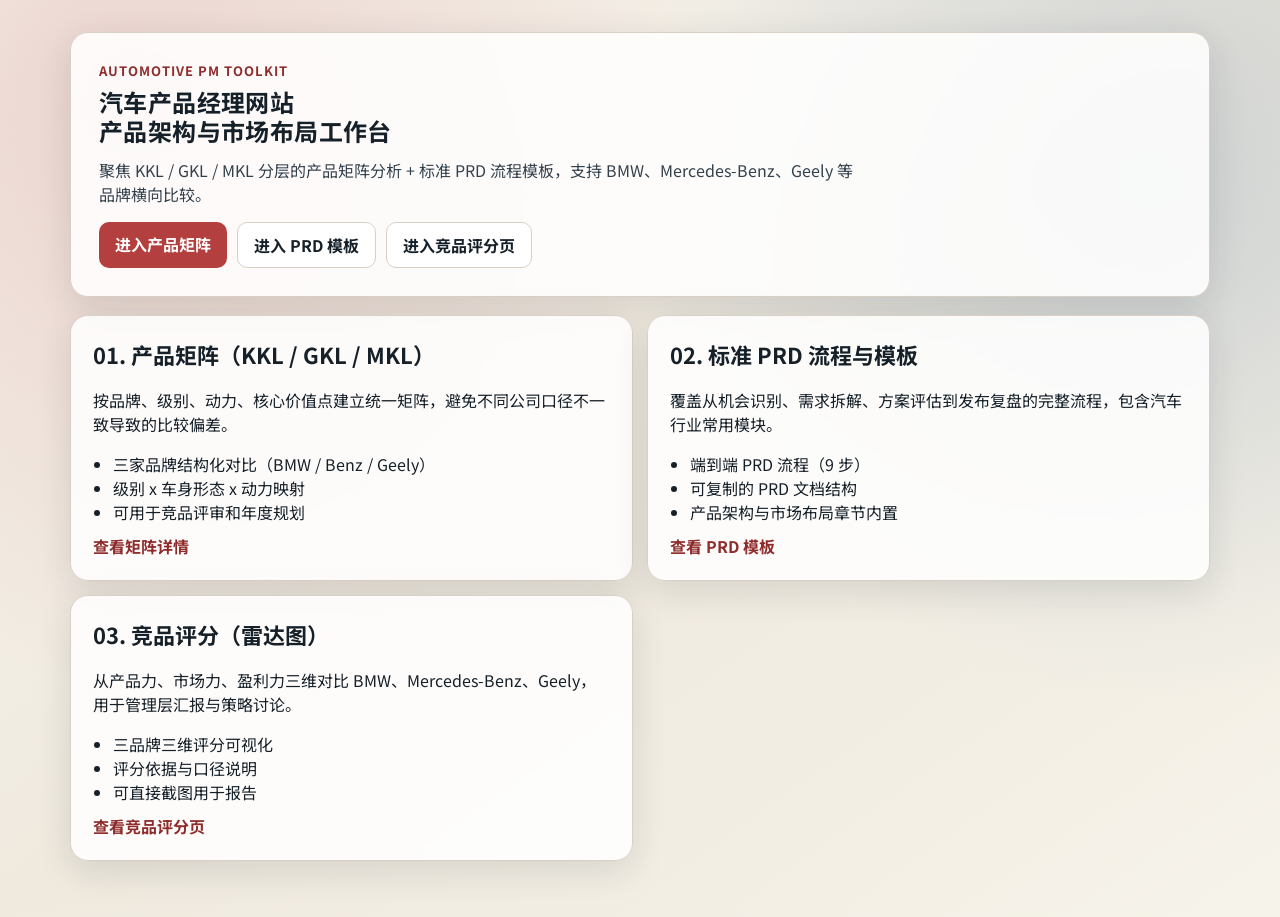
<file: index.html>
<!DOCTYPE html>
<html lang="zh-CN">
<head>
  <meta charset="UTF-8" />
  <meta name="viewport" content="width=device-width, initial-scale=1.0" />
  <title>Automotive Product Manager Hub</title>
  <link rel="preconnect" href="https://fonts.googleapis.com" />
  <link rel="preconnect" href="https://fonts.gstatic.com" crossorigin />
  <link href="https://fonts.googleapis.com/css2?family=Noto+Sans+SC:wght@400;500;700;800&family=Space+Grotesk:wght@500;700&display=swap" rel="stylesheet" />
  <link rel="stylesheet" href="./assets/styles.css" />
</head>
<body>
  <main class="page">
    <section class="hero">
      <p class="eyebrow">Automotive PM Toolkit</p>
      <h1>汽车产品经理网站<br />产品架构与市场布局工作台</h1>
      <p class="subtitle">聚焦 KKL / GKL / MKL 分层的产品矩阵分析 + 标准 PRD 流程模板，支持 BMW、Mercedes-Benz、Geely 等品牌横向比较。</p>
      <div class="cta-row">
        <a class="btn btn-primary" href="./matrix.html">进入产品矩阵</a>
        <a class="btn btn-secondary" href="./prd.html">进入 PRD 模板</a>
        <a class="btn btn-secondary" href="./score.html">进入竞品评分页</a>
      </div>
    </section>

    <section class="cards">
      <article class="card">
        <h2>01. 产品矩阵（KKL / GKL / MKL）</h2>
        <p>按品牌、级别、动力、核心价值点建立统一矩阵，避免不同公司口径不一致导致的比较偏差。</p>
        <ul>
          <li>三家品牌结构化对比（BMW / Benz / Geely）</li>
          <li>级别 x 车身形态 x 动力映射</li>
          <li>可用于竞品评审和年度规划</li>
        </ul>
        <a href="./matrix.html" class="text-link">查看矩阵详情</a>
      </article>

      <article class="card">
        <h2>02. 标准 PRD 流程与模板</h2>
        <p>覆盖从机会识别、需求拆解、方案评估到发布复盘的完整流程，包含汽车行业常用模块。</p>
        <ul>
          <li>端到端 PRD 流程（9 步）</li>
          <li>可复制的 PRD 文档结构</li>
          <li>产品架构与市场布局章节内置</li>
        </ul>
        <a href="./prd.html" class="text-link">查看 PRD 模板</a>
      </article>

      <article class="card">
        <h2>03. 竞品评分（雷达图）</h2>
        <p>从产品力、市场力、盈利力三维对比 BMW、Mercedes-Benz、Geely，用于管理层汇报与策略讨论。</p>
        <ul>
          <li>三品牌三维评分可视化</li>
          <li>评分依据与口径说明</li>
          <li>可直接截图用于报告</li>
        </ul>
        <a href="./score.html" class="text-link">查看竞品评分页</a>
      </article>
    </section>
  </main>
</body>
</html>
</file>
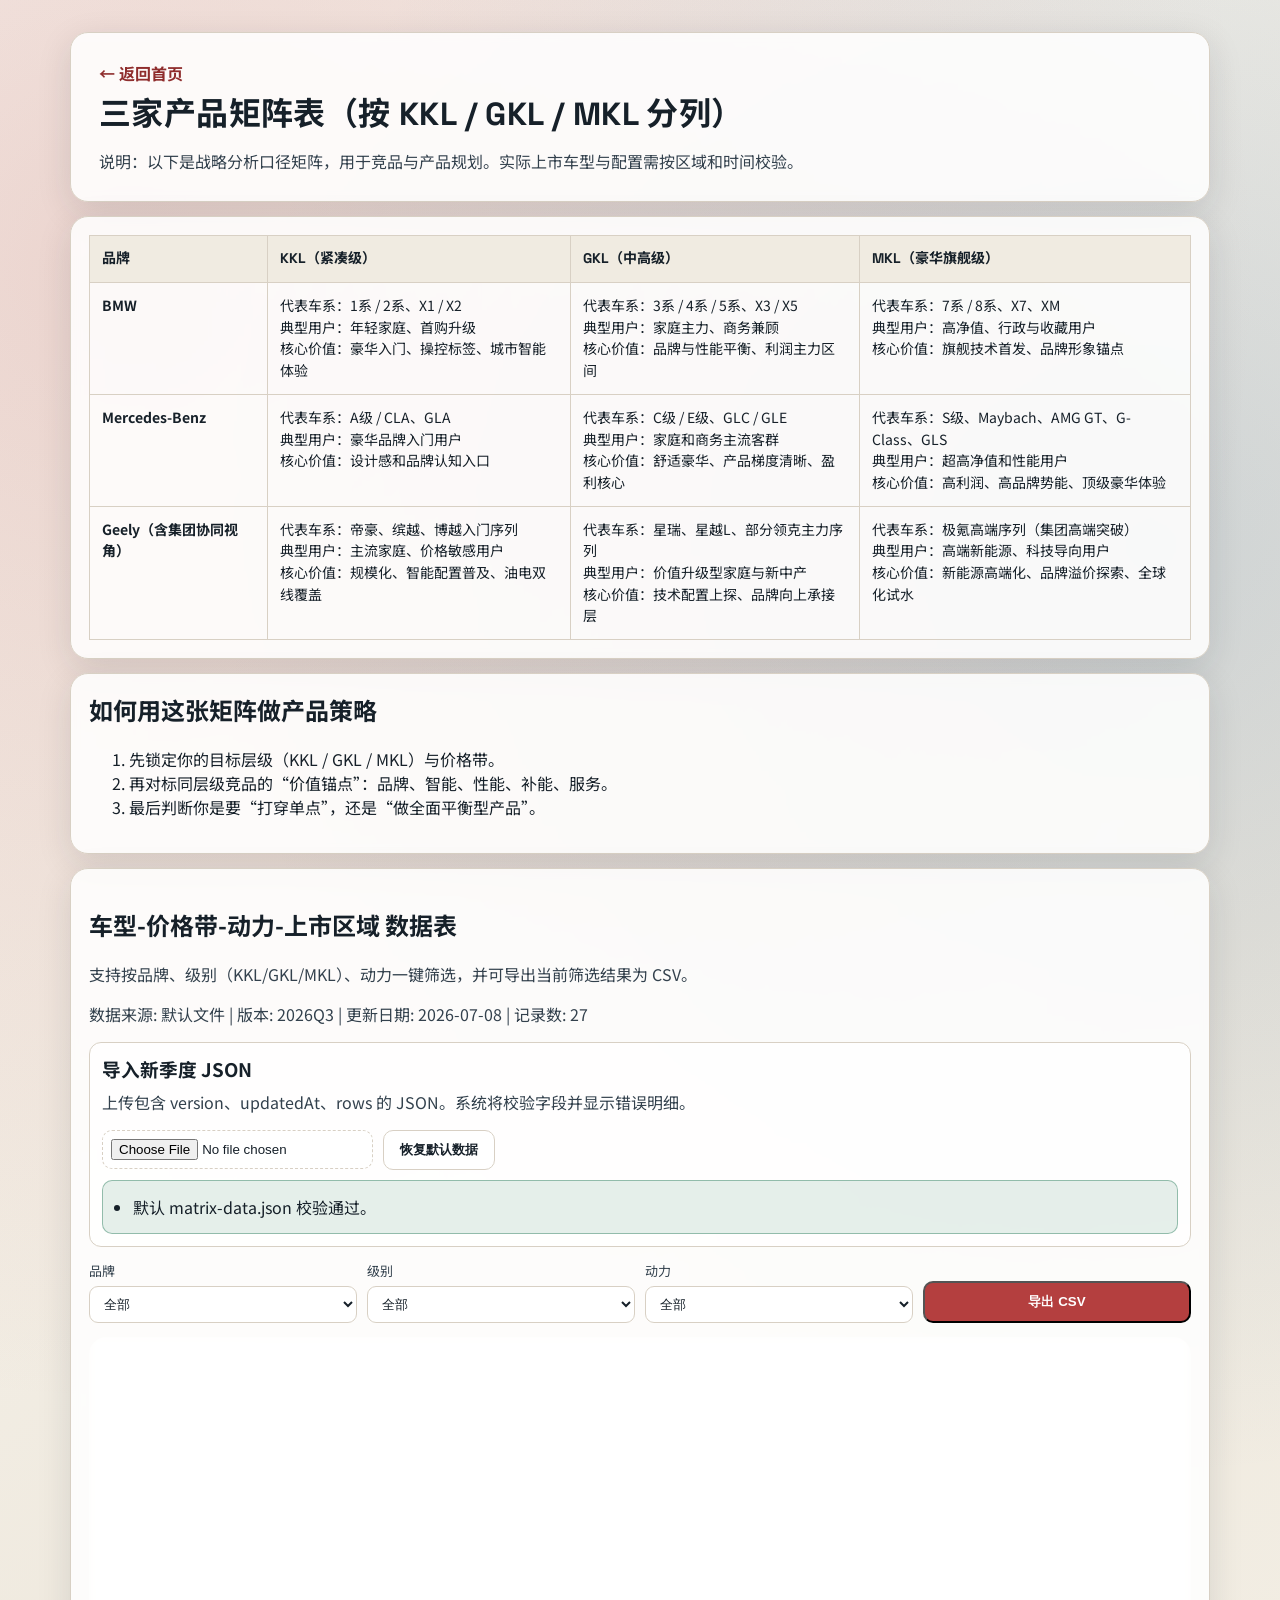
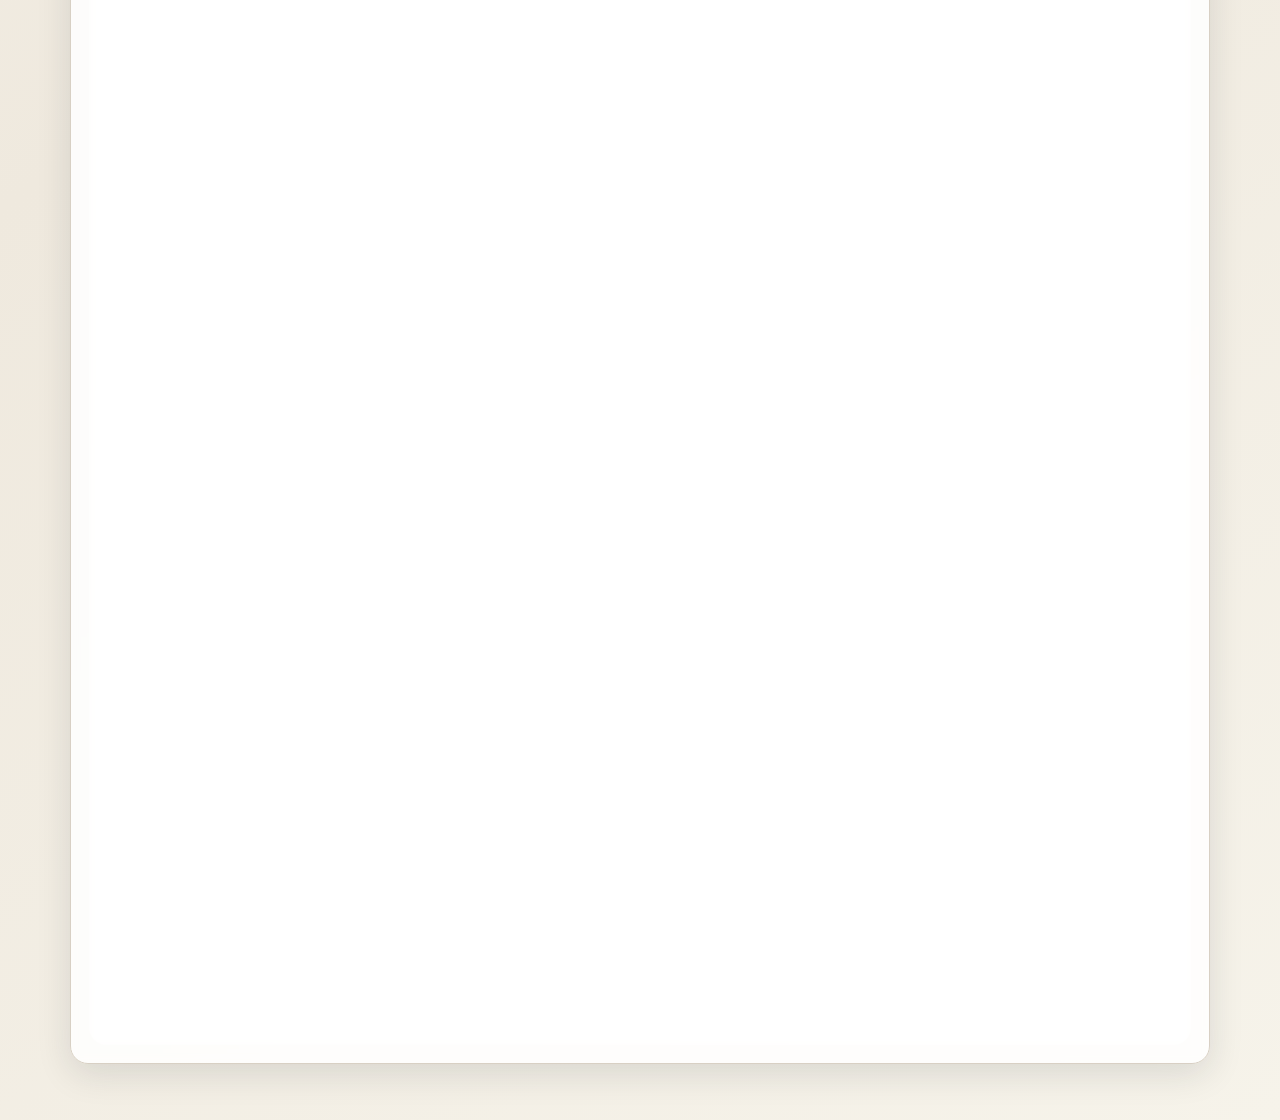
<file: matrix.html>
<!DOCTYPE html>
<html lang="zh-CN">
<head>
  <meta charset="UTF-8" />
  <meta name="viewport" content="width=device-width, initial-scale=1.0" />
  <title>三家产品矩阵 | KKL GKL MKL</title>
  <link rel="preconnect" href="https://fonts.googleapis.com" />
  <link rel="preconnect" href="https://fonts.gstatic.com" crossorigin />
  <link href="https://fonts.googleapis.com/css2?family=Noto+Sans+SC:wght@400;500;700;800&family=Space+Grotesk:wght@500;700&display=swap" rel="stylesheet" />
  <link rel="stylesheet" href="./assets/styles.css" />
</head>
<body>
  <main class="page">
    <header class="sub-header">
      <a href="./index.html" class="back-link">← 返回首页</a>
      <h1>三家产品矩阵表（按 KKL / GKL / MKL 分列）</h1>
      <p>说明：以下是战略分析口径矩阵，用于竞品与产品规划。实际上市车型与配置需按区域和时间校验。</p>
    </header>

    <section class="table-wrap">
      <table>
        <thead>
          <tr>
            <th>品牌</th>
            <th>KKL（紧凑级）</th>
            <th>GKL（中高级）</th>
            <th>MKL（豪华旗舰级）</th>
          </tr>
        </thead>
        <tbody>
          <tr>
            <td><strong>BMW</strong></td>
            <td>
              <div>代表车系：1系 / 2系、X1 / X2</div>
              <div>典型用户：年轻家庭、首购升级</div>
              <div>核心价值：豪华入门、操控标签、城市智能体验</div>
            </td>
            <td>
              <div>代表车系：3系 / 4系 / 5系、X3 / X5</div>
              <div>典型用户：家庭主力、商务兼顾</div>
              <div>核心价值：品牌与性能平衡、利润主力区间</div>
            </td>
            <td>
              <div>代表车系：7系 / 8系、X7、XM</div>
              <div>典型用户：高净值、行政与收藏用户</div>
              <div>核心价值：旗舰技术首发、品牌形象锚点</div>
            </td>
          </tr>

          <tr>
            <td><strong>Mercedes-Benz</strong></td>
            <td>
              <div>代表车系：A级 / CLA、GLA</div>
              <div>典型用户：豪华品牌入门用户</div>
              <div>核心价值：设计感和品牌认知入口</div>
            </td>
            <td>
              <div>代表车系：C级 / E级、GLC / GLE</div>
              <div>典型用户：家庭和商务主流客群</div>
              <div>核心价值：舒适豪华、产品梯度清晰、盈利核心</div>
            </td>
            <td>
              <div>代表车系：S级、Maybach、AMG GT、G-Class、GLS</div>
              <div>典型用户：超高净值和性能用户</div>
              <div>核心价值：高利润、高品牌势能、顶级豪华体验</div>
            </td>
          </tr>

          <tr>
            <td><strong>Geely（含集团协同视角）</strong></td>
            <td>
              <div>代表车系：帝豪、缤越、博越入门序列</div>
              <div>典型用户：主流家庭、价格敏感用户</div>
              <div>核心价值：规模化、智能配置普及、油电双线覆盖</div>
            </td>
            <td>
              <div>代表车系：星瑞、星越L、部分领克主力序列</div>
              <div>典型用户：价值升级型家庭与新中产</div>
              <div>核心价值：技术配置上探、品牌向上承接层</div>
            </td>
            <td>
              <div>代表车系：极氪高端序列（集团高端突破）</div>
              <div>典型用户：高端新能源、科技导向用户</div>
              <div>核心价值：新能源高端化、品牌溢价探索、全球化试水</div>
            </td>
          </tr>
        </tbody>
      </table>
    </section>

    <section class="notes">
      <h2>如何用这张矩阵做产品策略</h2>
      <ol>
        <li>先锁定你的目标层级（KKL / GKL / MKL）与价格带。</li>
        <li>再对标同层级竞品的“价值锚点”：品牌、智能、性能、补能、服务。</li>
        <li>最后判断你是要“打穿单点”，还是“做全面平衡型产品”。</li>
      </ol>
    </section>

    <section class="data-panel">
      <h2>车型-价格带-动力-上市区域 数据表</h2>
      <p class="hint">支持按品牌、级别（KKL/GKL/MKL）、动力一键筛选，并可导出当前筛选结果为 CSV。</p>
      <p id="matrixMeta" class="hint"></p>

      <div class="import-panel">
        <h3>导入新季度 JSON</h3>
        <p class="hint">上传包含 version、updatedAt、rows 的 JSON。系统将校验字段并显示错误明细。</p>
        <div class="import-row">
          <input id="matrixJsonInput" type="file" accept="application/json,.json" />
          <button id="resetMatrixDataBtn" class="btn btn-secondary" type="button">恢复默认数据</button>
        </div>
        <div id="matrixValidation" class="validation-box"></div>
      </div>

      <div class="filter-row">
        <label>
          品牌
          <select id="brandFilter">
            <option value="ALL">全部</option>
            <option value="BMW">BMW</option>
            <option value="Mercedes-Benz">Mercedes-Benz</option>
            <option value="Geely">Geely</option>
          </select>
        </label>

        <label>
          级别
          <select id="tierFilter">
            <option value="ALL">全部</option>
            <option value="KKL">KKL</option>
            <option value="GKL">GKL</option>
            <option value="MKL">MKL</option>
          </select>
        </label>

        <label>
          动力
          <select id="powerFilter">
            <option value="ALL">全部</option>
            <option value="ICE">ICE</option>
            <option value="HEV/PHEV">HEV/PHEV</option>
            <option value="BEV">BEV</option>
          </select>
        </label>

        <button id="exportCsvBtn" class="btn btn-primary" type="button">导出 CSV</button>
      </div>

      <div class="table-wrap table-wrap-tight">
        <table>
          <thead>
            <tr>
              <th>品牌</th>
              <th>级别</th>
              <th>车型</th>
              <th>价格带（战略口径）</th>
              <th>动力</th>
              <th>上市区域</th>
            </tr>
          </thead>
          <tbody id="modelTableBody"></tbody>
        </table>
      </div>
    </section>
  </main>
  <script src="./assets/matrix.js"></script>
</body>
</html>
</file>
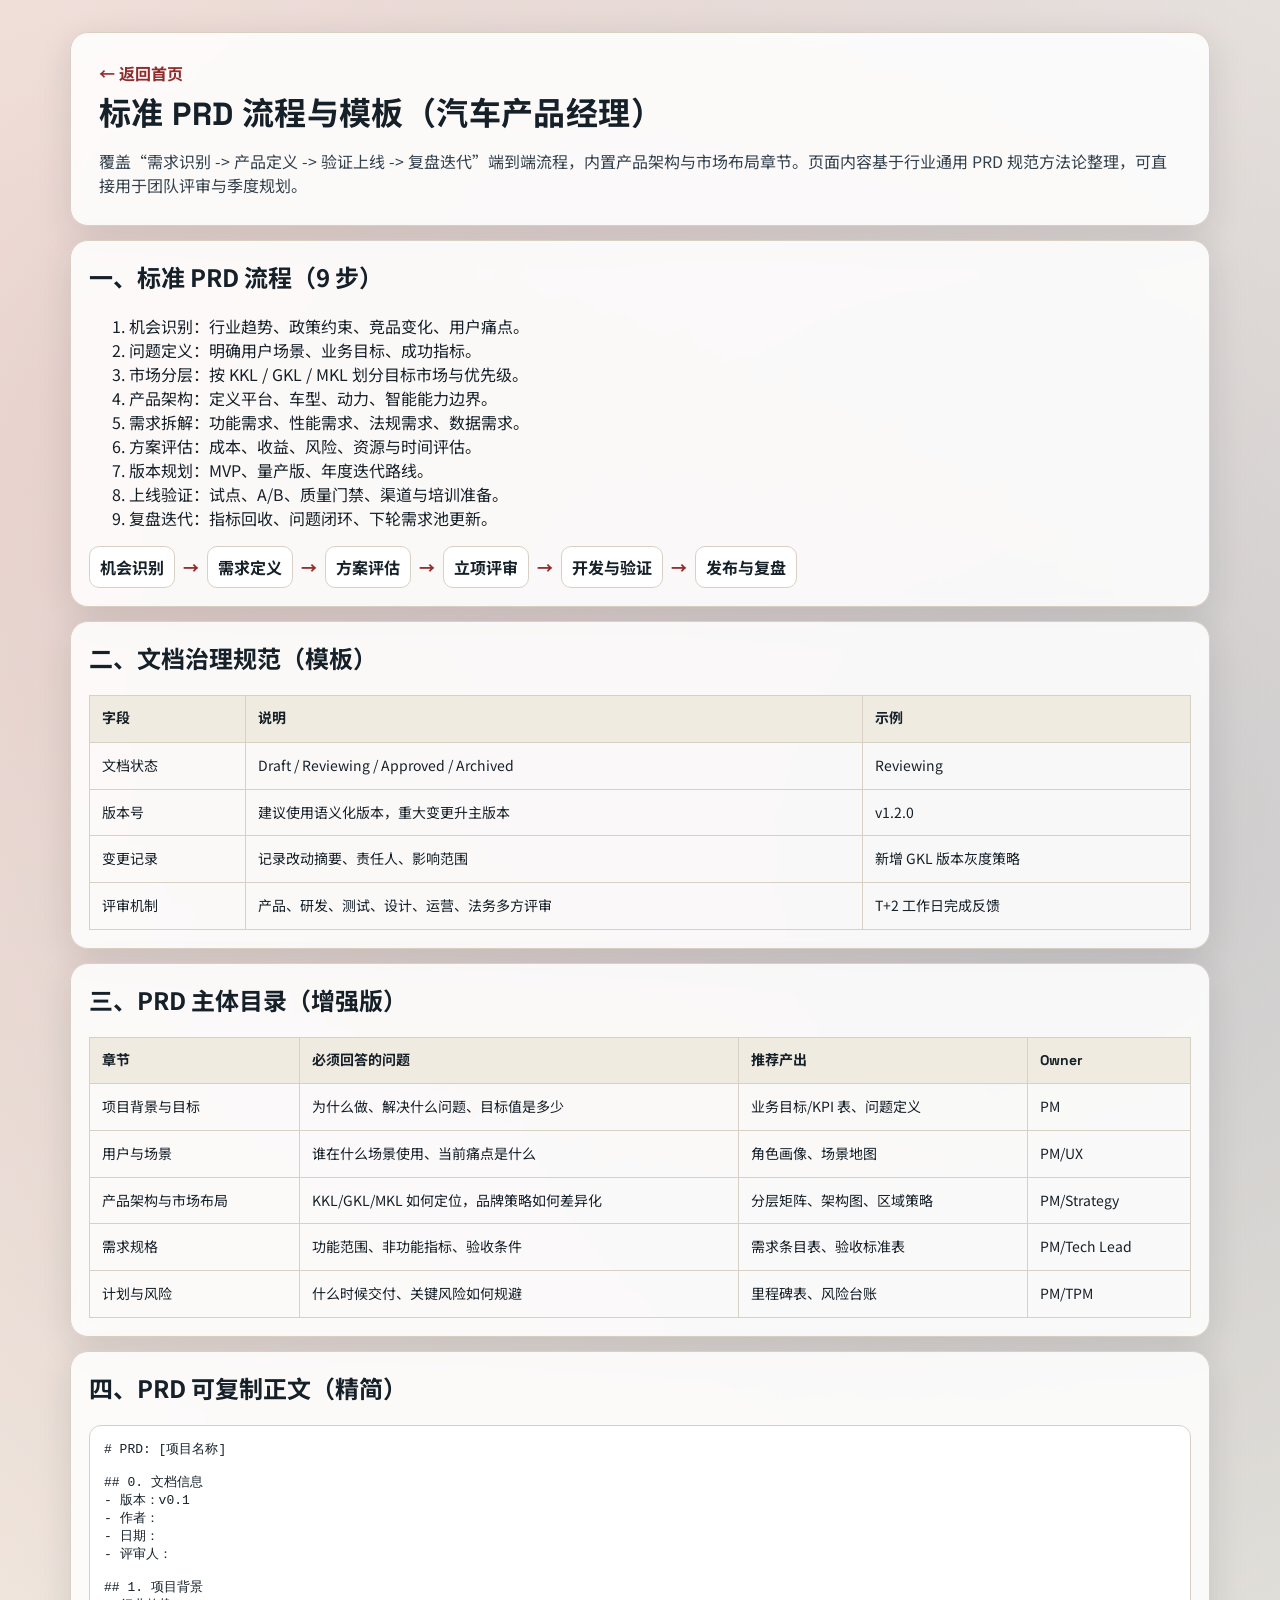
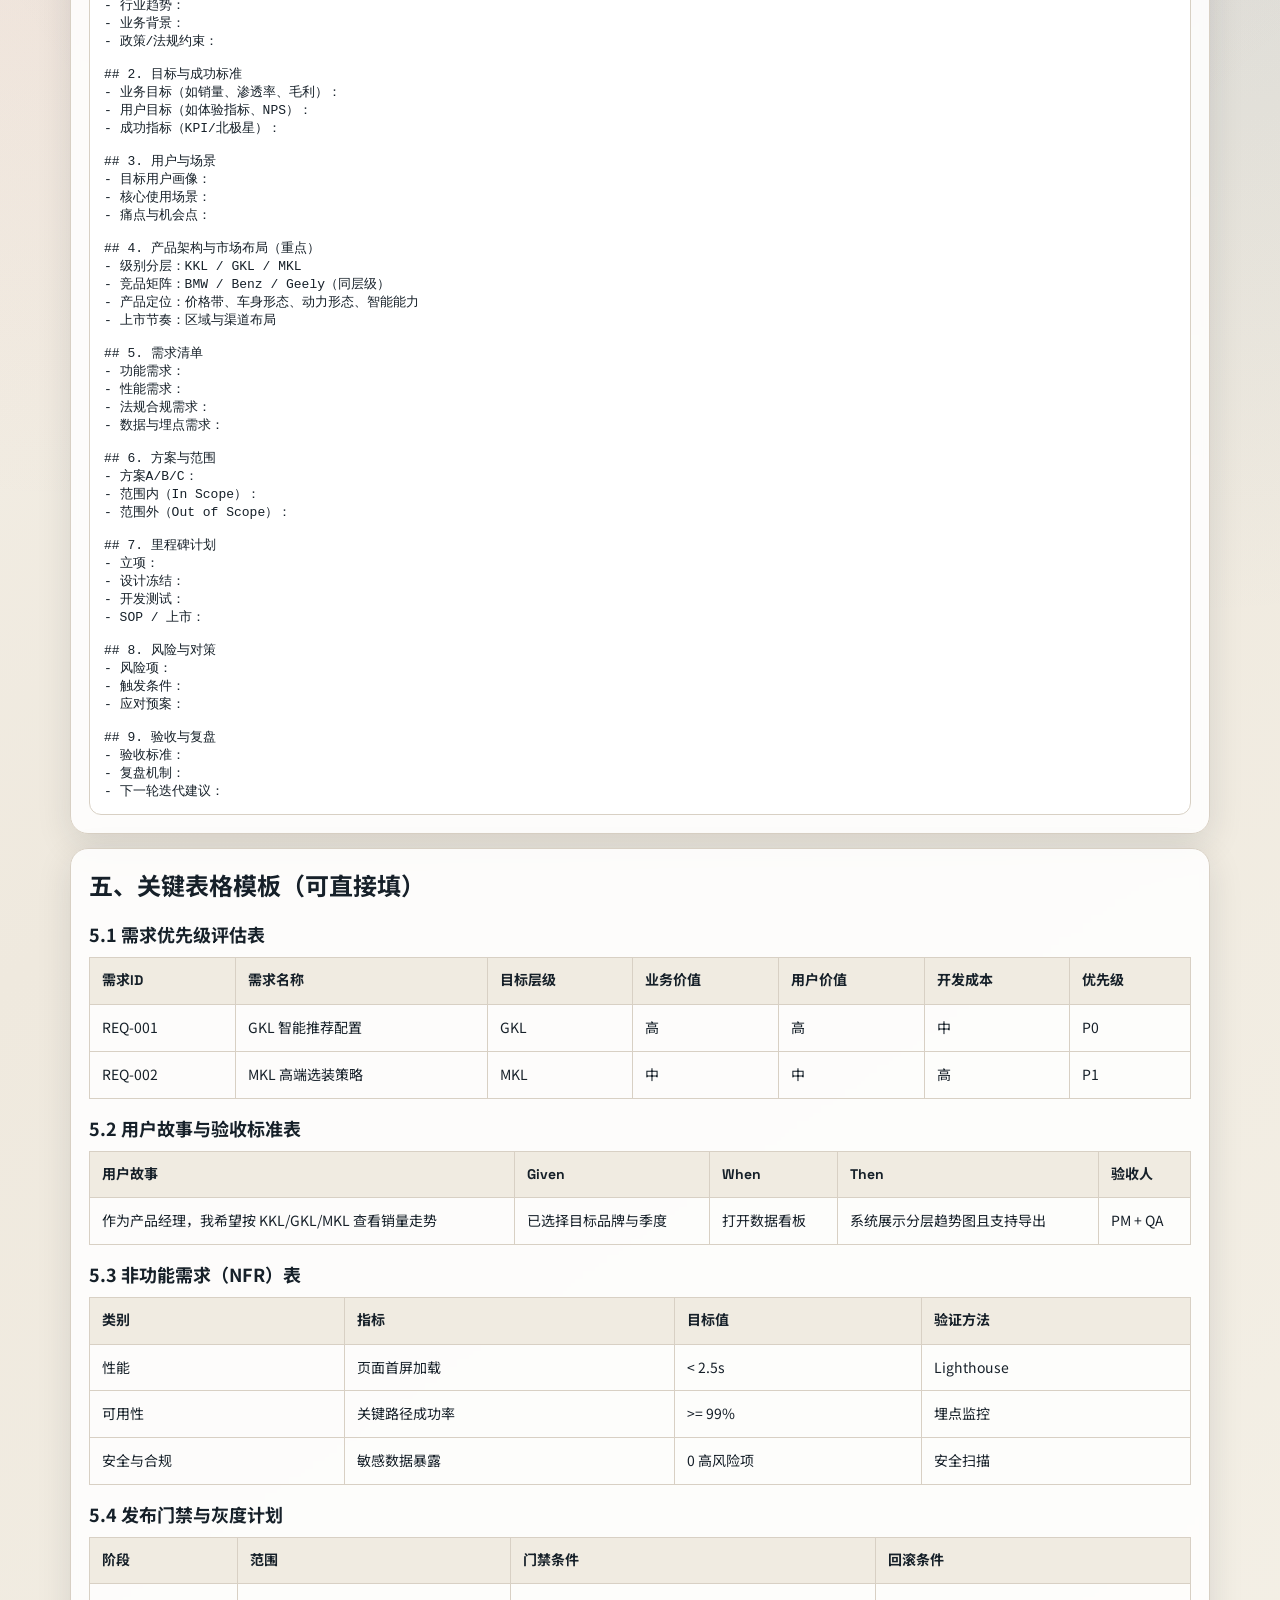
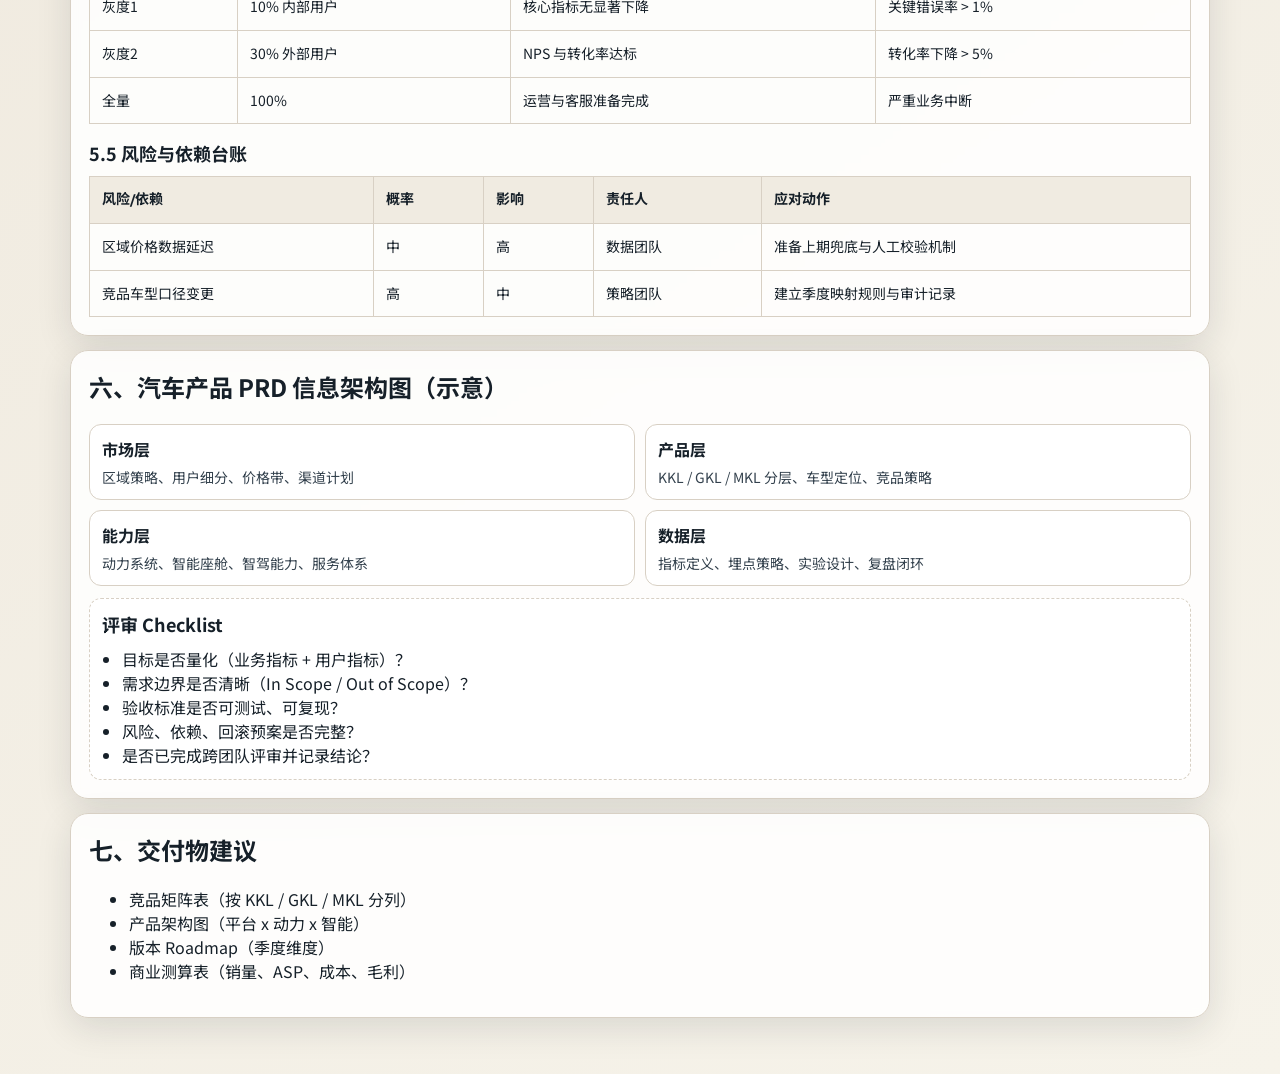
<file: prd.html>
<!DOCTYPE html>
<html lang="zh-CN">
<head>
  <meta charset="UTF-8" />
  <meta name="viewport" content="width=device-width, initial-scale=1.0" />
  <title>汽车产品标准 PRD 流程与模板</title>
  <link rel="preconnect" href="https://fonts.googleapis.com" />
  <link rel="preconnect" href="https://fonts.gstatic.com" crossorigin />
  <link href="https://fonts.googleapis.com/css2?family=Noto+Sans+SC:wght@400;500;700;800&family=Space+Grotesk:wght@500;700&display=swap" rel="stylesheet" />
  <link rel="stylesheet" href="./assets/styles.css" />
</head>
<body>
  <main class="page">
    <header class="sub-header">
      <a href="./index.html" class="back-link">← 返回首页</a>
      <h1>标准 PRD 流程与模板（汽车产品经理）</h1>
      <p>覆盖“需求识别 -> 产品定义 -> 验证上线 -> 复盘迭代”端到端流程，内置产品架构与市场布局章节。页面内容基于行业通用 PRD 规范方法论整理，可直接用于团队评审与季度规划。</p>
    </header>

    <section class="flow">
      <h2>一、标准 PRD 流程（9 步）</h2>
      <ol>
        <li>机会识别：行业趋势、政策约束、竞品变化、用户痛点。</li>
        <li>问题定义：明确用户场景、业务目标、成功指标。</li>
        <li>市场分层：按 KKL / GKL / MKL 划分目标市场与优先级。</li>
        <li>产品架构：定义平台、车型、动力、智能能力边界。</li>
        <li>需求拆解：功能需求、性能需求、法规需求、数据需求。</li>
        <li>方案评估：成本、收益、风险、资源与时间评估。</li>
        <li>版本规划：MVP、量产版、年度迭代路线。</li>
        <li>上线验证：试点、A/B、质量门禁、渠道与培训准备。</li>
        <li>复盘迭代：指标回收、问题闭环、下轮需求池更新。</li>
      </ol>

      <div class="process-flow">
        <div class="flow-step">机会识别</div>
        <div class="flow-arrow">→</div>
        <div class="flow-step">需求定义</div>
        <div class="flow-arrow">→</div>
        <div class="flow-step">方案评估</div>
        <div class="flow-arrow">→</div>
        <div class="flow-step">立项评审</div>
        <div class="flow-arrow">→</div>
        <div class="flow-step">开发与验证</div>
        <div class="flow-arrow">→</div>
        <div class="flow-step">发布与复盘</div>
      </div>
    </section>

    <section class="template">
      <h2>二、文档治理规范（模板）</h2>
      <table>
        <thead>
          <tr>
            <th>字段</th>
            <th>说明</th>
            <th>示例</th>
          </tr>
        </thead>
        <tbody>
          <tr>
            <td>文档状态</td>
            <td>Draft / Reviewing / Approved / Archived</td>
            <td>Reviewing</td>
          </tr>
          <tr>
            <td>版本号</td>
            <td>建议使用语义化版本，重大变更升主版本</td>
            <td>v1.2.0</td>
          </tr>
          <tr>
            <td>变更记录</td>
            <td>记录改动摘要、责任人、影响范围</td>
            <td>新增 GKL 版本灰度策略</td>
          </tr>
          <tr>
            <td>评审机制</td>
            <td>产品、研发、测试、设计、运营、法务多方评审</td>
            <td>T+2 工作日完成反馈</td>
          </tr>
        </tbody>
      </table>
    </section>

    <section class="template">
      <h2>三、PRD 主体目录（增强版）</h2>
      <table>
        <thead>
          <tr>
            <th>章节</th>
            <th>必须回答的问题</th>
            <th>推荐产出</th>
            <th>Owner</th>
          </tr>
        </thead>
        <tbody>
          <tr>
            <td>项目背景与目标</td>
            <td>为什么做、解决什么问题、目标值是多少</td>
            <td>业务目标/KPI 表、问题定义</td>
            <td>PM</td>
          </tr>
          <tr>
            <td>用户与场景</td>
            <td>谁在什么场景使用、当前痛点是什么</td>
            <td>角色画像、场景地图</td>
            <td>PM/UX</td>
          </tr>
          <tr>
            <td>产品架构与市场布局</td>
            <td>KKL/GKL/MKL 如何定位，品牌策略如何差异化</td>
            <td>分层矩阵、架构图、区域策略</td>
            <td>PM/Strategy</td>
          </tr>
          <tr>
            <td>需求规格</td>
            <td>功能范围、非功能指标、验收条件</td>
            <td>需求条目表、验收标准表</td>
            <td>PM/Tech Lead</td>
          </tr>
          <tr>
            <td>计划与风险</td>
            <td>什么时候交付、关键风险如何规避</td>
            <td>里程碑表、风险台账</td>
            <td>PM/TPM</td>
          </tr>
        </tbody>
      </table>
    </section>

    <section class="template">
      <h2>四、PRD 可复制正文（精简）</h2>
      <pre><code># PRD: [项目名称]

## 0. 文档信息
- 版本：v0.1
- 作者：
- 日期：
- 评审人：

## 1. 项目背景
- 行业趋势：
- 业务背景：
- 政策/法规约束：

## 2. 目标与成功标准
- 业务目标（如销量、渗透率、毛利）：
- 用户目标（如体验指标、NPS）：
- 成功指标（KPI/北极星）：

## 3. 用户与场景
- 目标用户画像：
- 核心使用场景：
- 痛点与机会点：

## 4. 产品架构与市场布局（重点）
- 级别分层：KKL / GKL / MKL
- 竞品矩阵：BMW / Benz / Geely（同层级）
- 产品定位：价格带、车身形态、动力形态、智能能力
- 上市节奏：区域与渠道布局

## 5. 需求清单
- 功能需求：
- 性能需求：
- 法规合规需求：
- 数据与埋点需求：

## 6. 方案与范围
- 方案A/B/C：
- 范围内（In Scope）：
- 范围外（Out of Scope）：

## 7. 里程碑计划
- 立项：
- 设计冻结：
- 开发测试：
- SOP / 上市：

## 8. 风险与对策
- 风险项：
- 触发条件：
- 应对预案：

## 9. 验收与复盘
- 验收标准：
- 复盘机制：
- 下一轮迭代建议：</code></pre>
    </section>

    <section class="deliverables">
      <h2>五、关键表格模板（可直接填）</h2>

      <h3>5.1 需求优先级评估表</h3>
      <table>
        <thead>
          <tr>
            <th>需求ID</th>
            <th>需求名称</th>
            <th>目标层级</th>
            <th>业务价值</th>
            <th>用户价值</th>
            <th>开发成本</th>
            <th>优先级</th>
          </tr>
        </thead>
        <tbody>
          <tr>
            <td>REQ-001</td>
            <td>GKL 智能推荐配置</td>
            <td>GKL</td>
            <td>高</td>
            <td>高</td>
            <td>中</td>
            <td>P0</td>
          </tr>
          <tr>
            <td>REQ-002</td>
            <td>MKL 高端选装策略</td>
            <td>MKL</td>
            <td>中</td>
            <td>中</td>
            <td>高</td>
            <td>P1</td>
          </tr>
        </tbody>
      </table>

      <h3>5.2 用户故事与验收标准表</h3>
      <table>
        <thead>
          <tr>
            <th>用户故事</th>
            <th>Given</th>
            <th>When</th>
            <th>Then</th>
            <th>验收人</th>
          </tr>
        </thead>
        <tbody>
          <tr>
            <td>作为产品经理，我希望按 KKL/GKL/MKL 查看销量走势</td>
            <td>已选择目标品牌与季度</td>
            <td>打开数据看板</td>
            <td>系统展示分层趋势图且支持导出</td>
            <td>PM + QA</td>
          </tr>
        </tbody>
      </table>

      <h3>5.3 非功能需求（NFR）表</h3>
      <table>
        <thead>
          <tr>
            <th>类别</th>
            <th>指标</th>
            <th>目标值</th>
            <th>验证方法</th>
          </tr>
        </thead>
        <tbody>
          <tr>
            <td>性能</td>
            <td>页面首屏加载</td>
            <td>&lt; 2.5s</td>
            <td>Lighthouse</td>
          </tr>
          <tr>
            <td>可用性</td>
            <td>关键路径成功率</td>
            <td>&gt;= 99%</td>
            <td>埋点监控</td>
          </tr>
          <tr>
            <td>安全与合规</td>
            <td>敏感数据暴露</td>
            <td>0 高风险项</td>
            <td>安全扫描</td>
          </tr>
        </tbody>
      </table>

      <h3>5.4 发布门禁与灰度计划</h3>
      <table>
        <thead>
          <tr>
            <th>阶段</th>
            <th>范围</th>
            <th>门禁条件</th>
            <th>回滚条件</th>
          </tr>
        </thead>
        <tbody>
          <tr>
            <td>灰度1</td>
            <td>10% 内部用户</td>
            <td>核心指标无显著下降</td>
            <td>关键错误率 &gt; 1%</td>
          </tr>
          <tr>
            <td>灰度2</td>
            <td>30% 外部用户</td>
            <td>NPS 与转化率达标</td>
            <td>转化率下降 &gt; 5%</td>
          </tr>
          <tr>
            <td>全量</td>
            <td>100%</td>
            <td>运营与客服准备完成</td>
            <td>严重业务中断</td>
          </tr>
        </tbody>
      </table>

      <h3>5.5 风险与依赖台账</h3>
      <table>
        <thead>
          <tr>
            <th>风险/依赖</th>
            <th>概率</th>
            <th>影响</th>
            <th>责任人</th>
            <th>应对动作</th>
          </tr>
        </thead>
        <tbody>
          <tr>
            <td>区域价格数据延迟</td>
            <td>中</td>
            <td>高</td>
            <td>数据团队</td>
            <td>准备上期兜底与人工校验机制</td>
          </tr>
          <tr>
            <td>竞品车型口径变更</td>
            <td>高</td>
            <td>中</td>
            <td>策略团队</td>
            <td>建立季度映射规则与审计记录</td>
          </tr>
        </tbody>
      </table>
    </section>

    <section class="notes">
      <h2>六、汽车产品 PRD 信息架构图（示意）</h2>
      <div class="architecture-grid">
        <div class="arch-card">
          <h3>市场层</h3>
          <p>区域策略、用户细分、价格带、渠道计划</p>
        </div>
        <div class="arch-card">
          <h3>产品层</h3>
          <p>KKL / GKL / MKL 分层、车型定位、竞品策略</p>
        </div>
        <div class="arch-card">
          <h3>能力层</h3>
          <p>动力系统、智能座舱、智驾能力、服务体系</p>
        </div>
        <div class="arch-card">
          <h3>数据层</h3>
          <p>指标定义、埋点策略、实验设计、复盘闭环</p>
        </div>
      </div>

      <div class="checklist-box">
        <h3>评审 Checklist</h3>
        <ul>
          <li>目标是否量化（业务指标 + 用户指标）？</li>
          <li>需求边界是否清晰（In Scope / Out of Scope）？</li>
          <li>验收标准是否可测试、可复现？</li>
          <li>风险、依赖、回滚预案是否完整？</li>
          <li>是否已完成跨团队评审并记录结论？</li>
        </ul>
      </div>
    </section>

    <section class="deliverables">
      <h2>七、交付物建议</h2>
      <ul>
        <li>竞品矩阵表（按 KKL / GKL / MKL 分列）</li>
        <li>产品架构图（平台 x 动力 x 智能）</li>
        <li>版本 Roadmap（季度维度）</li>
        <li>商业测算表（销量、ASP、成本、毛利）</li>
      </ul>
    </section>
  </main>
</body>
</html>
</file>
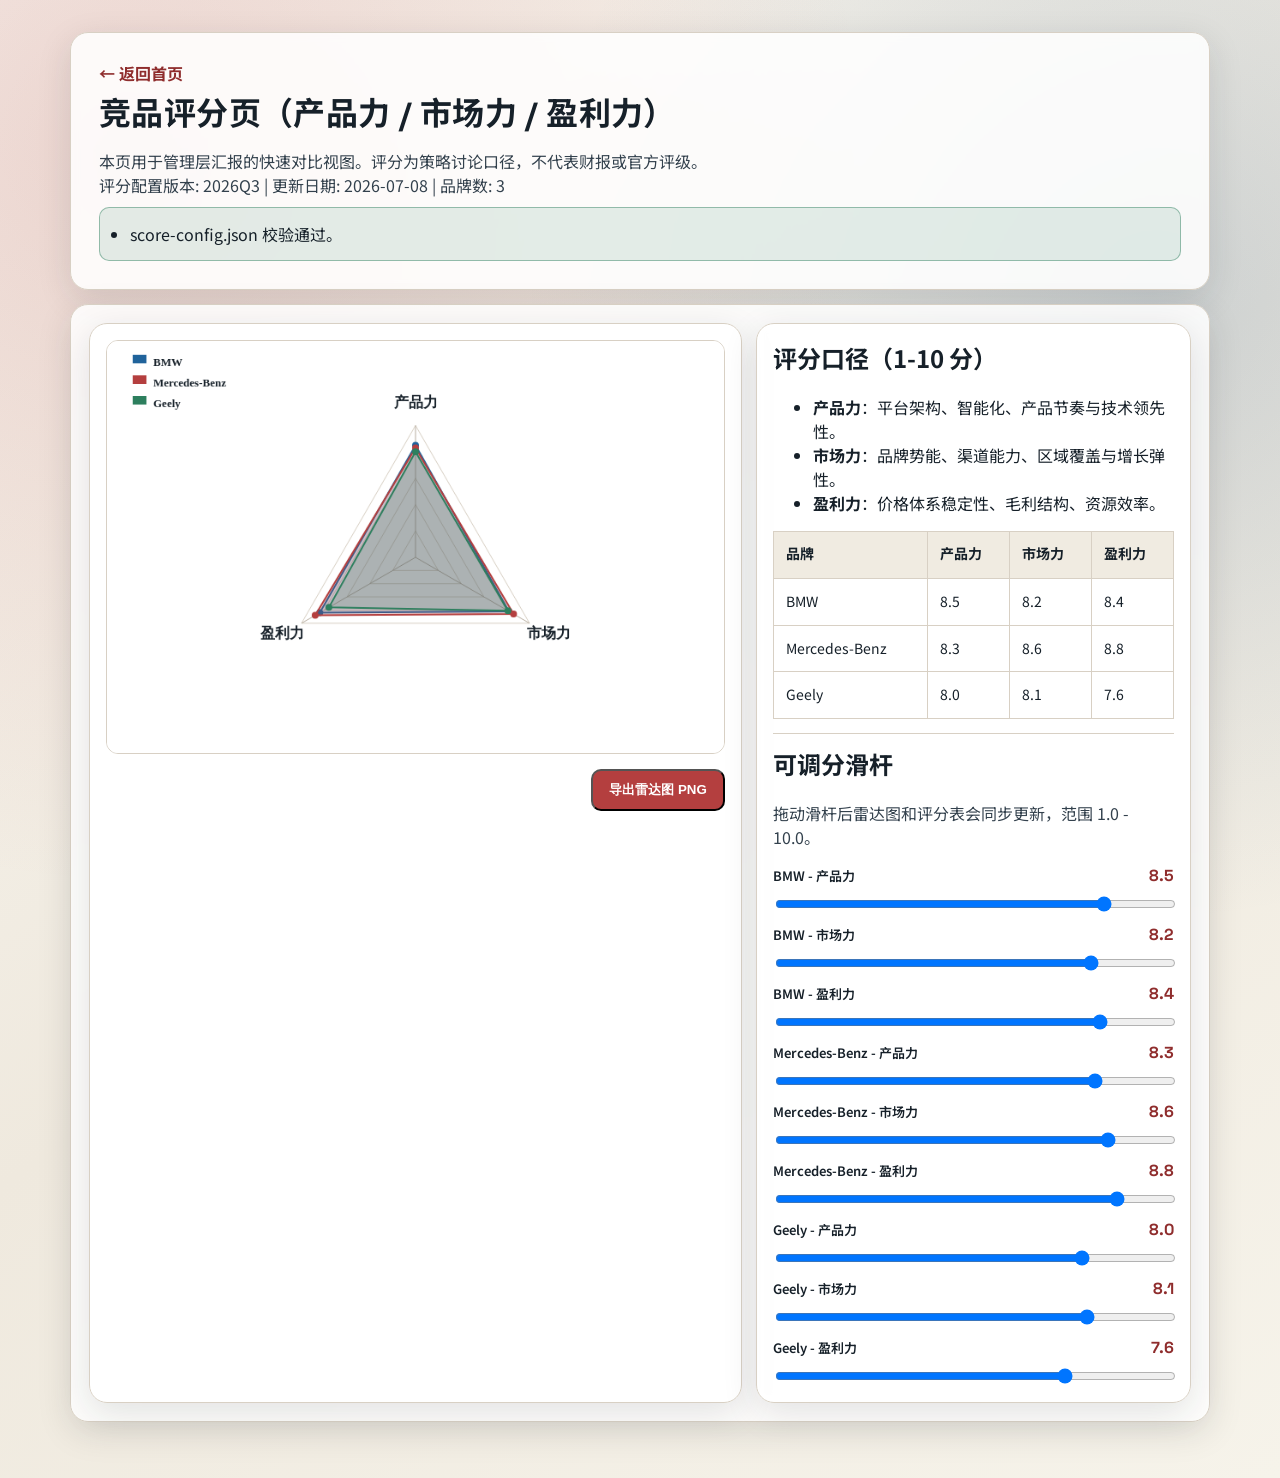
<file: score.html>
<!DOCTYPE html>
<html lang="zh-CN">
<head>
  <meta charset="UTF-8" />
  <meta name="viewport" content="width=device-width, initial-scale=1.0" />
  <title>竞品评分页 | 汽车产品经理网站</title>
  <link rel="preconnect" href="https://fonts.googleapis.com" />
  <link rel="preconnect" href="https://fonts.gstatic.com" crossorigin />
  <link href="https://fonts.googleapis.com/css2?family=Noto+Sans+SC:wght@400;500;700;800&family=Space+Grotesk:wght@500;700&display=swap" rel="stylesheet" />
  <link rel="stylesheet" href="./assets/styles.css" />
</head>
<body>
  <main class="page">
    <header class="sub-header">
      <a href="./index.html" class="back-link">← 返回首页</a>
      <h1>竞品评分页（产品力 / 市场力 / 盈利力）</h1>
      <p>本页用于管理层汇报的快速对比视图。评分为策略讨论口径，不代表财报或官方评级。</p>
      <p id="scoreConfigMeta" class="hint"></p>
      <div id="scoreValidation" class="validation-box"></div>
    </header>

    <section class="radar-panel">
      <div class="radar-box">
        <canvas id="scoreRadar" width="720" height="480" aria-label="三品牌雷达图" role="img"></canvas>
        <div class="radar-actions">
          <button id="exportPngBtn" class="btn btn-primary" type="button">导出雷达图 PNG</button>
        </div>
      </div>

      <div class="legend-box">
        <h2>评分口径（1-10 分）</h2>
        <ul>
          <li><strong>产品力</strong>：平台架构、智能化、产品节奏与技术领先性。</li>
          <li><strong>市场力</strong>：品牌势能、渠道能力、区域覆盖与增长弹性。</li>
          <li><strong>盈利力</strong>：价格体系稳定性、毛利结构、资源效率。</li>
        </ul>

        <table>
          <thead>
            <tr>
              <th>品牌</th>
              <th>产品力</th>
              <th>市场力</th>
              <th>盈利力</th>
            </tr>
          </thead>
          <tbody id="scoreTableBody"></tbody>
        </table>

        <div class="slider-panel">
          <h2>可调分滑杆</h2>
          <p class="hint">拖动滑杆后雷达图和评分表会同步更新，范围 1.0 - 10.0。</p>
          <div id="scoreControls"></div>
        </div>
      </div>
    </section>
  </main>
  <script src="./assets/score.js"></script>
</body>
</html>
</file>
<file: assets/styles.css>
:root {
  --bg: #f4f2ec;
  --ink: #162029;
  --ink-soft: #33414d;
  --brand: #b43f3f;
  --brand-dark: #8f2d2d;
  --line: #d8d0c4;
  --card: rgba(255, 255, 255, 0.86);
  --shadow: 0 10px 35px rgba(22, 32, 41, 0.12);
}

* {
  box-sizing: border-box;
}

body {
  margin: 0;
  color: var(--ink);
  font-family: "Noto Sans SC", sans-serif;
  background:
    radial-gradient(circle at 10% 10%, rgba(180, 63, 63, 0.18), transparent 42%),
    radial-gradient(circle at 90% 20%, rgba(50, 99, 148, 0.18), transparent 38%),
    linear-gradient(145deg, #f9f7f1 0%, #efe9de 50%, #f6f3ea 100%);
  min-height: 100vh;
}

.page {
  max-width: 1180px;
  margin: 0 auto;
  padding: 32px 20px 56px;
}

.hero,
.sub-header,
.card,
.table-wrap,
.notes,
.flow,
.template,
.deliverables,
.data-panel,
.radar-panel,
.radar-box,
.legend-box {
  background: var(--card);
  backdrop-filter: blur(4px);
  border: 1px solid var(--line);
  border-radius: 18px;
  box-shadow: var(--shadow);
}

.hero,
.sub-header {
  padding: 28px;
}

.hero h1,
.sub-header h1 {
  font-family: "Space Grotesk", "Noto Sans SC", sans-serif;
  letter-spacing: 0.4px;
  margin: 10px 0;
  line-height: 1.2;
}

.eyebrow {
  margin: 0;
  color: var(--brand-dark);
  font-weight: 700;
  text-transform: uppercase;
  letter-spacing: 1px;
  font-size: 13px;
}

.subtitle {
  margin-top: 6px;
  color: var(--ink-soft);
  max-width: 760px;
}

.cta-row {
  margin-top: 16px;
  display: flex;
  gap: 10px;
  flex-wrap: wrap;
}

.btn {
  display: inline-block;
  padding: 10px 16px;
  border-radius: 10px;
  text-decoration: none;
  font-weight: 700;
}

.btn-primary {
  color: #fff;
  background: var(--brand);
}

.btn-primary:hover {
  background: var(--brand-dark);
}

.btn-secondary {
  color: var(--ink);
  border: 1px solid var(--line);
  background: #fff;
}

.cards {
  margin-top: 18px;
  display: grid;
  grid-template-columns: repeat(2, minmax(0, 1fr));
  gap: 14px;
}

.card {
  padding: 22px;
}

.card h2 {
  margin-top: 0;
  font-size: 22px;
}

.card ul {
  margin: 10px 0;
  padding-left: 20px;
}

.text-link,
.back-link {
  color: var(--brand-dark);
  text-decoration: none;
  font-weight: 700;
}

.sub-header p {
  color: var(--ink-soft);
  margin-bottom: 0;
}

.table-wrap,
.notes,
.flow,
.template,
.deliverables,
.data-panel,
.radar-panel {
  margin-top: 14px;
  padding: 18px;
}

.hint {
  margin-top: 0;
  color: var(--ink-soft);
}

.filter-row {
  display: grid;
  grid-template-columns: repeat(4, minmax(0, 1fr));
  gap: 10px;
  margin: 10px 0 14px;
  align-items: end;
}

.filter-row label {
  display: flex;
  flex-direction: column;
  gap: 6px;
  font-size: 13px;
  color: var(--ink-soft);
}

.filter-row select {
  width: 100%;
  border: 1px solid var(--line);
  border-radius: 9px;
  background: #fff;
  padding: 9px 10px;
  color: var(--ink);
}

.import-panel {
  margin-bottom: 14px;
  padding: 12px;
  border: 1px solid var(--line);
  border-radius: 12px;
  background: rgba(255, 255, 255, 0.75);
}

.import-panel h3 {
  margin: 0 0 8px;
}

.import-row {
  display: flex;
  gap: 10px;
  align-items: center;
  flex-wrap: wrap;
}

.import-row input[type="file"] {
  border: 1px dashed var(--line);
  border-radius: 10px;
  background: #fff;
  padding: 8px;
}

.validation-box {
  margin-top: 10px;
  border-radius: 10px;
  padding: 8px 12px;
  display: none;
}

.validation-box ul {
  margin: 6px 0;
  padding-left: 18px;
}

.validation-box.success {
  display: block;
  background: rgba(45, 127, 94, 0.12);
  border: 1px solid rgba(45, 127, 94, 0.45);
}

.validation-box.error {
  display: block;
  background: rgba(180, 63, 63, 0.12);
  border: 1px solid rgba(180, 63, 63, 0.45);
}

.table-wrap-tight {
  margin-top: 0;
  padding: 0;
  border: 0;
  box-shadow: none;
  background: transparent;
}

.radar-panel {
  display: grid;
  grid-template-columns: 1.2fr 0.8fr;
  gap: 14px;
}

.radar-box,
.legend-box {
  padding: 16px;
}

.radar-actions {
  margin-top: 10px;
  display: flex;
  justify-content: flex-end;
}

.radar-box canvas {
  width: 100%;
  max-width: 100%;
  height: auto;
  border-radius: 12px;
  border: 1px solid var(--line);
  background: #fff;
}

.legend-box h2 {
  margin-top: 0;
}

.slider-panel {
  margin-top: 14px;
  border-top: 1px solid var(--line);
  padding-top: 12px;
}

#scoreControls {
  display: grid;
  grid-template-columns: 1fr;
  gap: 10px;
}

.slider-row {
  display: grid;
  grid-template-columns: 1fr auto;
  gap: 8px 12px;
  align-items: center;
}

.slider-row label {
  color: var(--ink);
  font-size: 13px;
  font-weight: 600;
}

.slider-row input[type="range"] {
  grid-column: 1 / span 2;
  width: 100%;
}

.slider-value {
  color: var(--brand-dark);
  font-family: "Space Grotesk", "Noto Sans SC", sans-serif;
  font-weight: 700;
}

table {
  width: 100%;
  border-collapse: collapse;
}

th,
td {
  border: 1px solid var(--line);
  text-align: left;
  vertical-align: top;
  padding: 12px;
  font-size: 14px;
  line-height: 1.55;
}

th {
  background: #f0ebe1;
  font-family: "Space Grotesk", "Noto Sans SC", sans-serif;
}

.notes h2,
.flow h2,
.template h2,
.deliverables h2 {
  margin-top: 0;
}

.template h3,
.deliverables h3,
.notes h3 {
  margin: 16px 0 10px;
  font-size: 18px;
}

.process-flow {
  margin-top: 14px;
  display: flex;
  flex-wrap: wrap;
  align-items: center;
  gap: 8px;
}

.flow-step {
  background: #fff;
  border: 1px solid var(--line);
  border-radius: 10px;
  padding: 8px 10px;
  font-weight: 700;
  color: var(--ink);
}

.flow-arrow {
  color: var(--brand-dark);
  font-weight: 800;
}

.architecture-grid {
  display: grid;
  grid-template-columns: repeat(2, minmax(0, 1fr));
  gap: 10px;
  margin-top: 12px;
}

.arch-card {
  border: 1px solid var(--line);
  border-radius: 12px;
  background: #fff;
  padding: 12px;
}

.arch-card h3 {
  margin: 0 0 6px;
  font-size: 16px;
}

.arch-card p {
  margin: 0;
  color: var(--ink-soft);
  font-size: 14px;
}

.checklist-box {
  margin-top: 12px;
  border: 1px dashed var(--line);
  border-radius: 12px;
  background: rgba(255, 255, 255, 0.8);
  padding: 12px;
}

.checklist-box h3 {
  margin-top: 0;
}

.checklist-box ul {
  margin: 0;
  padding-left: 20px;
}

pre {
  margin: 0;
  overflow-x: auto;
  background: #fff;
  border: 1px solid var(--line);
  border-radius: 12px;
  padding: 14px;
}

code {
  font-family: Consolas, Monaco, monospace;
  font-size: 13px;
}

@media (max-width: 900px) {
  .cards {
    grid-template-columns: 1fr;
  }

  .filter-row {
    grid-template-columns: 1fr 1fr;
  }

  .radar-panel {
    grid-template-columns: 1fr;
  }

  .architecture-grid {
    grid-template-columns: 1fr;
  }

  .hero h1,
  .sub-header h1 {
    font-size: 28px;
  }
}

@media (max-width: 640px) {
  .page {
    padding: 18px 12px 36px;
  }

  th,
  td {
    font-size: 13px;
    padding: 9px;
  }

  .hero,
  .sub-header,
  .card,
  .table-wrap,
  .notes,
  .flow,
  .template,
  .deliverables,
  .data-panel,
  .radar-panel,
  .radar-box,
  .legend-box {
    border-radius: 14px;
  }

  .filter-row {
    grid-template-columns: 1fr;
  }
}
</file>
